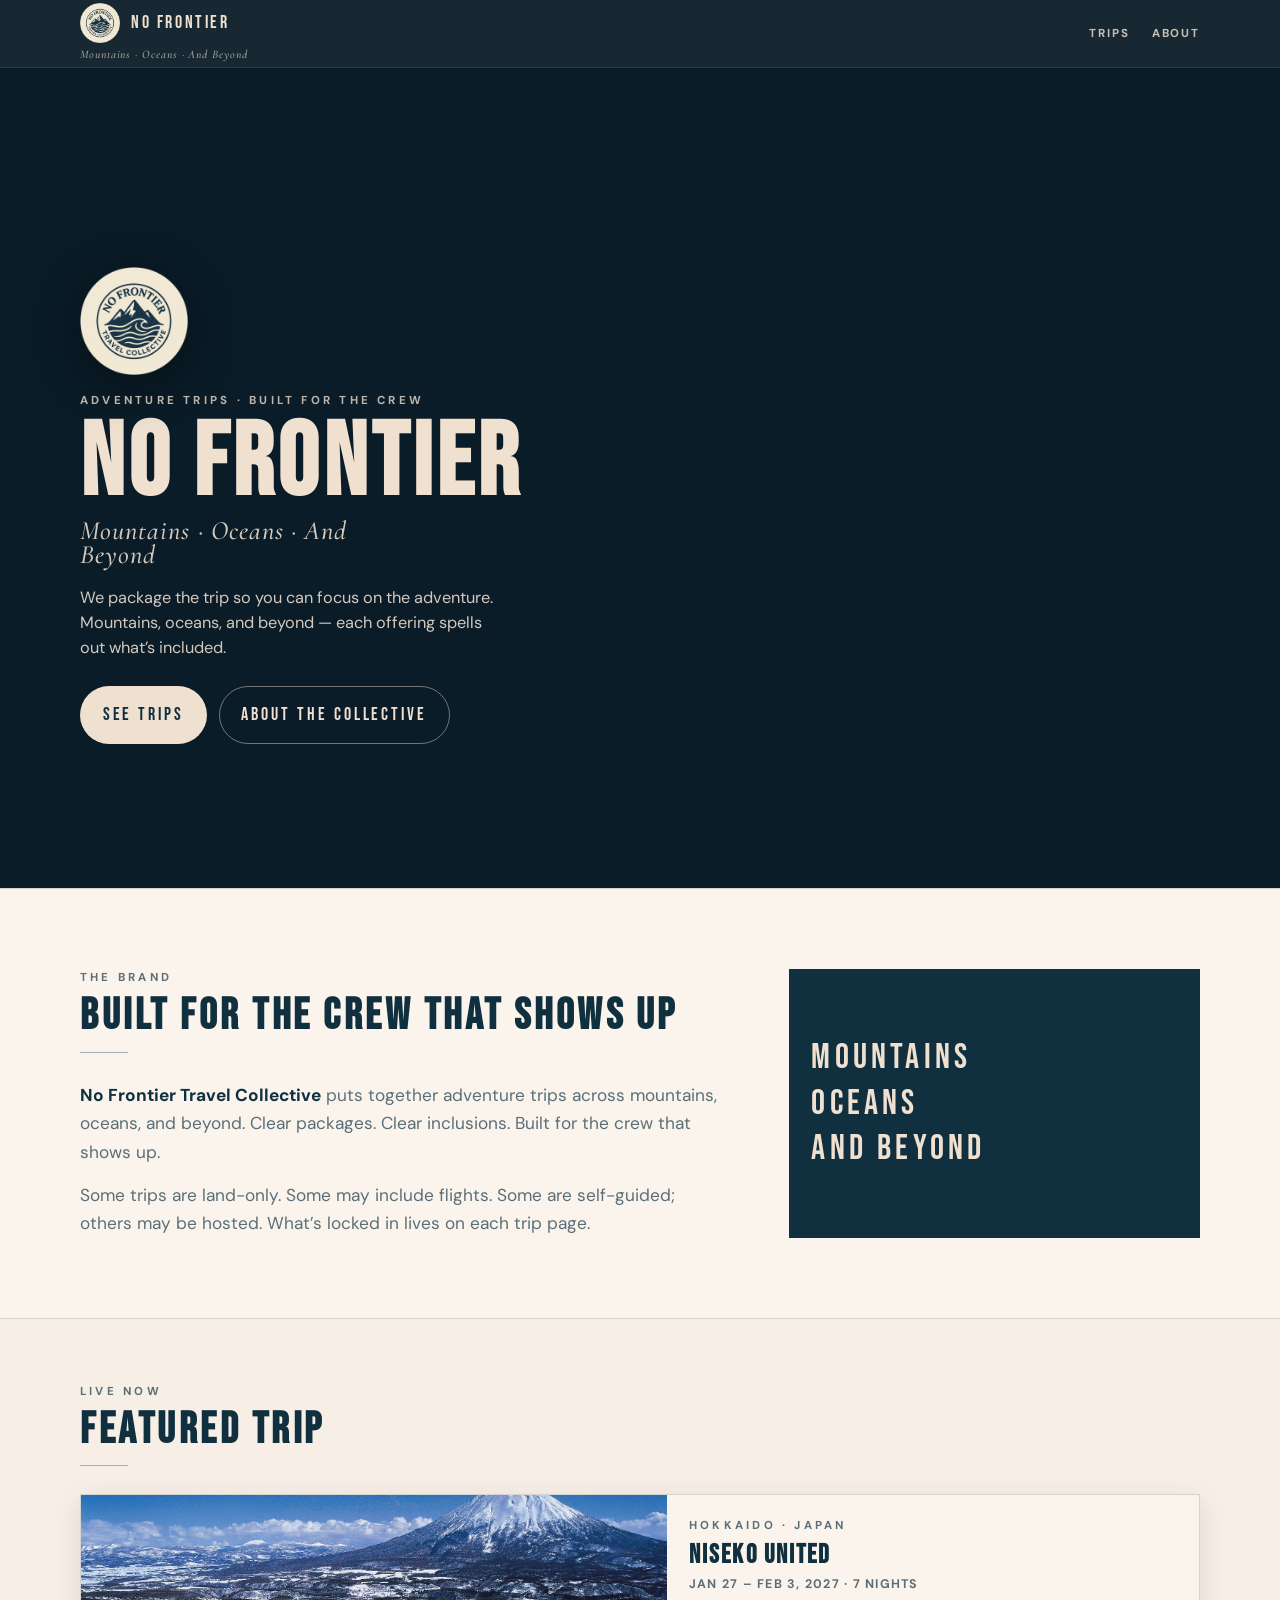
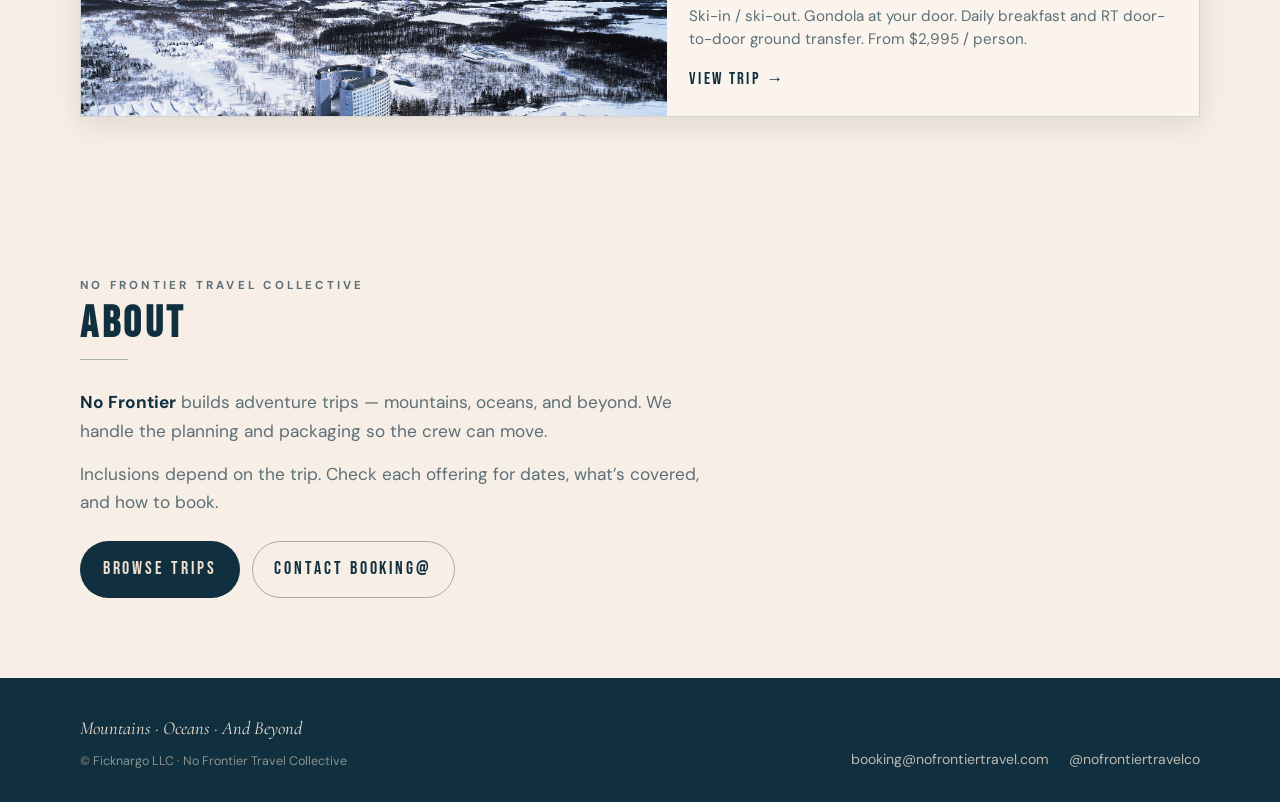
<file: index.html>
<!DOCTYPE html>
<html lang="en">
<head>
  <meta charset="utf-8" />
  <meta name="viewport" content="width=device-width, initial-scale=1" />
  <title>No Frontier Travel Collective · Mountains · Oceans · And Beyond</title>
  <meta name="description" content="No Frontier Travel Collective — adventure trips for mountains, oceans, and beyond. Clear packages. Clear inclusions." />
  <link rel="stylesheet" href="styles.css?v=m3" />
  <link rel="icon" href="assets/logo_seal.png" type="image/png" />
</head>
<body>
  <header class="nav">
    <div class="wrap nav-inner">
      <a class="nav-brand" href="index.html" aria-label="No Frontier Travel Collective home">
        <div>
          <img src="assets/logo_seal.png" alt="" width="40" height="40" />
          <span>No Frontier</span>
        </div>
        <em>Mountains · Oceans · And Beyond</em>
      </a>
      <nav class="nav-links" aria-label="Primary">
        <a href="trips/">Trips</a>
        <a href="#about">About</a>
      </nav>
      <button class="nav-toggle" type="button" aria-label="Open menu" aria-expanded="false" aria-controls="nav-mobile">
        <span></span><span></span><span></span>
      </button>
    </div>
    <div class="wrap nav-mobile" id="nav-mobile">
      <a href="trips/">Trips</a>
      <a href="#about">About</a>
    </div>
  </header>

  <main id="top">
    <section class="hero hero-home" aria-label="No Frontier Travel Collective">
      <picture class="hero-media">
        <source media="(max-width: 719px)" srcset="photos/hero_home_mobile.jpg" />
        <img class="hero-photo" src="photos/hero_home_v3.jpg" alt="" width="2400" height="1659" decoding="async" fetchpriority="high" />
      </picture>
      <div class="hero-content">
        <img class="hero-seal" src="assets/logo_seal.png" alt="No Frontier Travel Collective" />
        <p class="hero-eyebrow">Adventure trips · built for the crew</p>
        <h1>NO FRONTIER<i>Mountains · Oceans · And Beyond</i></h1>
        <p class="hero-lede">We package the trip so you can focus on the adventure. Mountains, oceans, and beyond — each offering spells out what’s included.</p>
        <div class="btn-row">
          <a class="btn btn-primary" href="trips/">See trips</a>
          <a class="btn btn-ghost" href="#about">About the collective</a>
        </div>
      </div>
    </section>

    <section class="story" id="story" aria-labelledby="story-title">
      <div class="wrap story-grid">
        <div>
          <div class="section-head">
            <p class="eyebrow">The brand</p>
            <h2 id="story-title">Built for the crew that shows up</h2>
            <div class="rule"></div>
          </div>
          <div class="about-copy">
            <p><strong>No Frontier Travel Collective</strong> puts together adventure trips across mountains, oceans, and beyond. Clear packages. Clear inclusions. Built for the crew that shows up.</p>
            <p>Some trips are land-only. Some may include flights. Some are self-guided; others may be hosted. What’s locked in lives on each trip page.</p>
          </div>
        </div>
        <div class="story-aside">
          <p class="story-tag">Mountains</p>
          <p class="story-tag">Oceans</p>
          <p class="story-tag">And Beyond</p>
        </div>
      </div>
    </section>

    <section class="featured" id="featured" aria-labelledby="featured-title">
      <div class="wrap">
        <div class="section-head">
          <p class="eyebrow">Live now</p>
          <h2 id="featured-title">Featured trip</h2>
          <div class="rule"></div>
        </div>
        <a class="trip-card trip-card-featured" href="trips/niseko/">
          <div class="trip-card-media" style="background-image:url('photos/hero_exterior.jpg?v=m4')" role="img" aria-label="Niseko United ski village"></div>
          <div class="trip-card-body">
            <p class="eyebrow">Hokkaido · Japan</p>
            <h3>Niseko United</h3>
            <p class="trip-meta">Jan 27 – Feb 3, 2027 · 7 nights</p>
            <p class="trip-blurb">Ski-in / ski-out. Gondola at your door. Daily breakfast and RT door-to-door ground transfer. From $2,995 / person.</p>
            <span class="trip-link">View trip →</span>
          </div>
        </a>
      </div>
    </section>

    <section id="about" aria-labelledby="about-title">
      <div class="wrap">
        <div class="section-head">
          <p class="eyebrow">No Frontier Travel Collective</p>
          <h2 id="about-title">About</h2>
          <div class="rule"></div>
        </div>
        <div class="about-copy">
          <p><strong>No Frontier</strong> builds adventure trips — mountains, oceans, and beyond. We handle the planning and packaging so the crew can move.</p>
          <p>Inclusions depend on the trip. Check each offering for dates, what’s covered, and how to book.</p>
        </div>
        <div class="btn-row" style="margin-top:1.5rem">
          <a class="btn btn-dark" href="trips/">Browse trips</a>
          <a class="btn btn-outline-dark" href="mailto:booking@nofrontiertravel.com">Contact booking@</a>
        </div>
      </div>
    </section>
  </main>

  <footer class="footer">
    <div class="wrap footer-inner">
      <div>
        <div class="footer-brand">Mountains · Oceans · And Beyond</div>
        <p class="footer-copy" style="margin-top:0.55rem">© Ficknargo LLC · No Frontier Travel Collective</p>
      </div>
      <div class="footer-right">
        <div class="footer-links">
          <a href="mailto:booking@nofrontiertravel.com">booking@nofrontiertravel.com</a>
          <a href="https://www.instagram.com/nofrontiertravelco/" target="_blank" rel="noopener noreferrer">@nofrontiertravelco</a>
        </div>
      </div>
    </div>
  </footer>

  <script src="site.js"></script>
</body>
</html>
</file>
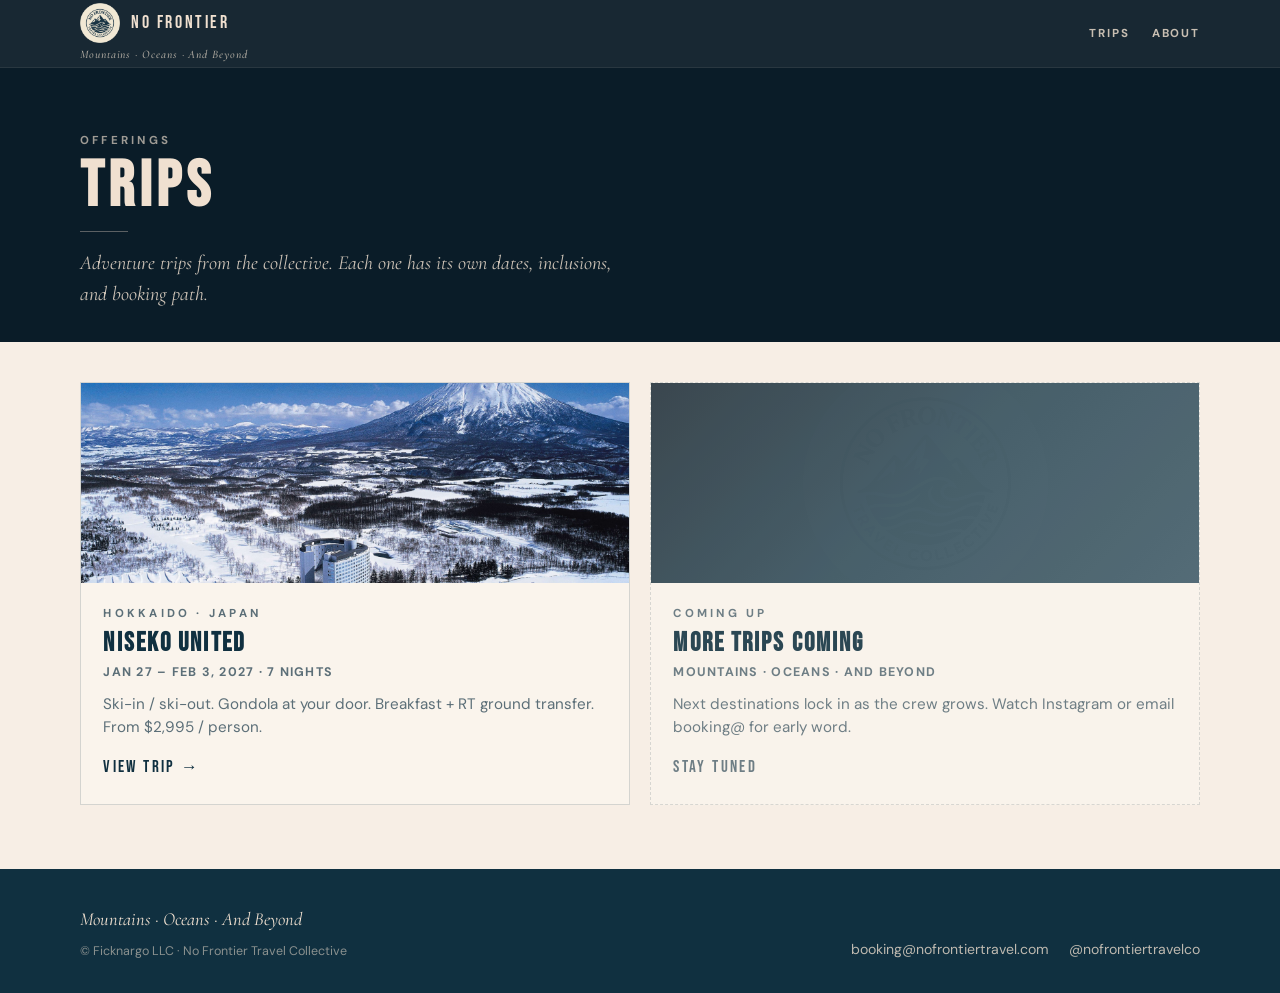
<file: trips/index.html>
<!DOCTYPE html>
<html lang="en">
<head>
  <meta charset="utf-8" />
  <meta name="viewport" content="width=device-width, initial-scale=1" />
  <title>Trips · No Frontier Travel Collective</title>
  <meta name="description" content="Adventure weeks from No Frontier Travel Collective. Live now: Niseko United, Jan 27 – Feb 3, 2027." />
  <link rel="stylesheet" href="../styles.css?v=m3" />
  <link rel="icon" href="../assets/logo_seal.png" type="image/png" />
</head>
<body>
  <header class="nav">
    <div class="wrap nav-inner">
      <a class="nav-brand" href="../index.html" aria-label="No Frontier Travel Collective home">
        <div>
          <img src="../assets/logo_seal.png" alt="" width="40" height="40" />
          <span>No Frontier</span>
        </div>
        <em>Mountains · Oceans · And Beyond</em>
      </a>
      <nav class="nav-links" aria-label="Primary">
        <a href="./">Trips</a>
        <a href="../index.html#about">About</a>
      </nav>
      <button class="nav-toggle" type="button" aria-label="Open menu" aria-expanded="false" aria-controls="nav-mobile">
        <span></span><span></span><span></span>
      </button>
    </div>
    <div class="wrap nav-mobile" id="nav-mobile">
      <a href="./">Trips</a>
      <a href="../index.html#about">About</a>
    </div>
  </header>

  <main id="top">
    <section class="page-hero" aria-labelledby="trips-title">
      <div class="wrap">
        <p class="eyebrow">Offerings</p>
        <h1 id="trips-title">Trips</h1>
        <div class="rule"></div>
        <p class="page-lede">Adventure trips from the collective. Each one has its own dates, inclusions, and booking path.</p>
      </div>
    </section>

    <section class="trips-list" aria-label="Trip offerings">
      <div class="wrap trips-grid">
        <a class="trip-card" href="niseko/">
          <div class="trip-card-media" style="background-image:url('../photos/hero_exterior.jpg?v=m4')" role="img" aria-label="Niseko United ski village"></div>
          <div class="trip-card-body">
            <p class="eyebrow">Hokkaido · Japan</p>
            <h3>Niseko United</h3>
            <p class="trip-meta">Jan 27 – Feb 3, 2027 · 7 nights</p>
            <p class="trip-blurb">Ski-in / ski-out. Gondola at your door. Breakfast + RT ground transfer. From $2,995 / person.</p>
            <span class="trip-link">View trip →</span>
          </div>
        </a>

        <div class="trip-card trip-card-placeholder" aria-hidden="false">
          <div class="trip-card-media trip-card-media-muted"></div>
          <div class="trip-card-body">
            <p class="eyebrow">Coming up</p>
            <h3>More trips coming</h3>
            <p class="trip-meta">Mountains · Oceans · And Beyond</p>
            <p class="trip-blurb">Next destinations lock in as the crew grows. Watch Instagram or email booking@ for early word.</p>
            <span class="trip-link muted-link">Stay tuned</span>
          </div>
        </div>
      </div>
    </section>
  </main>

  <footer class="footer">
    <div class="wrap footer-inner">
      <div>
        <div class="footer-brand">Mountains · Oceans · And Beyond</div>
        <p class="footer-copy" style="margin-top:0.55rem">© Ficknargo LLC · No Frontier Travel Collective</p>
      </div>
      <div class="footer-right">
        <div class="footer-links">
          <a href="mailto:booking@nofrontiertravel.com">booking@nofrontiertravel.com</a>
          <a href="https://www.instagram.com/nofrontiertravelco/" target="_blank" rel="noopener noreferrer">@nofrontiertravelco</a>
        </div>
      </div>
    </div>
  </footer>

  <script src="../site.js"></script>
</body>
</html>
</file>
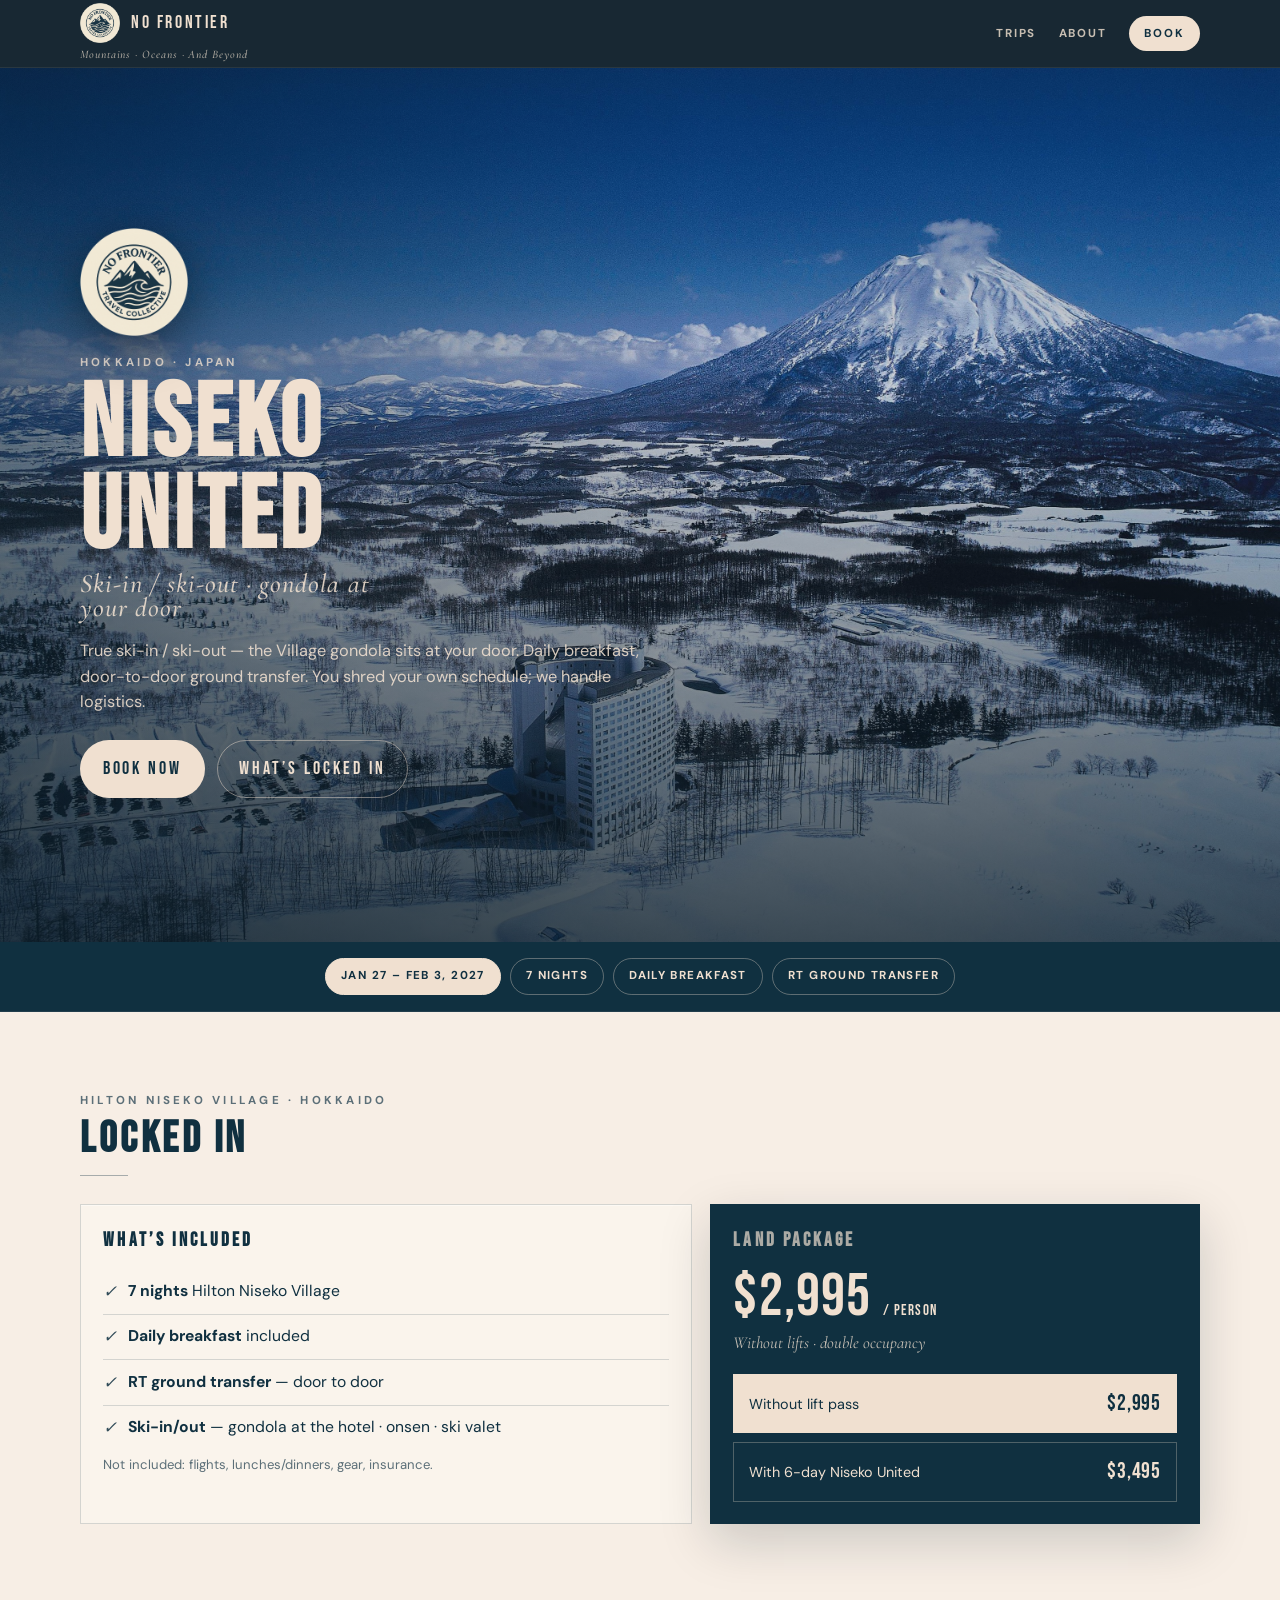
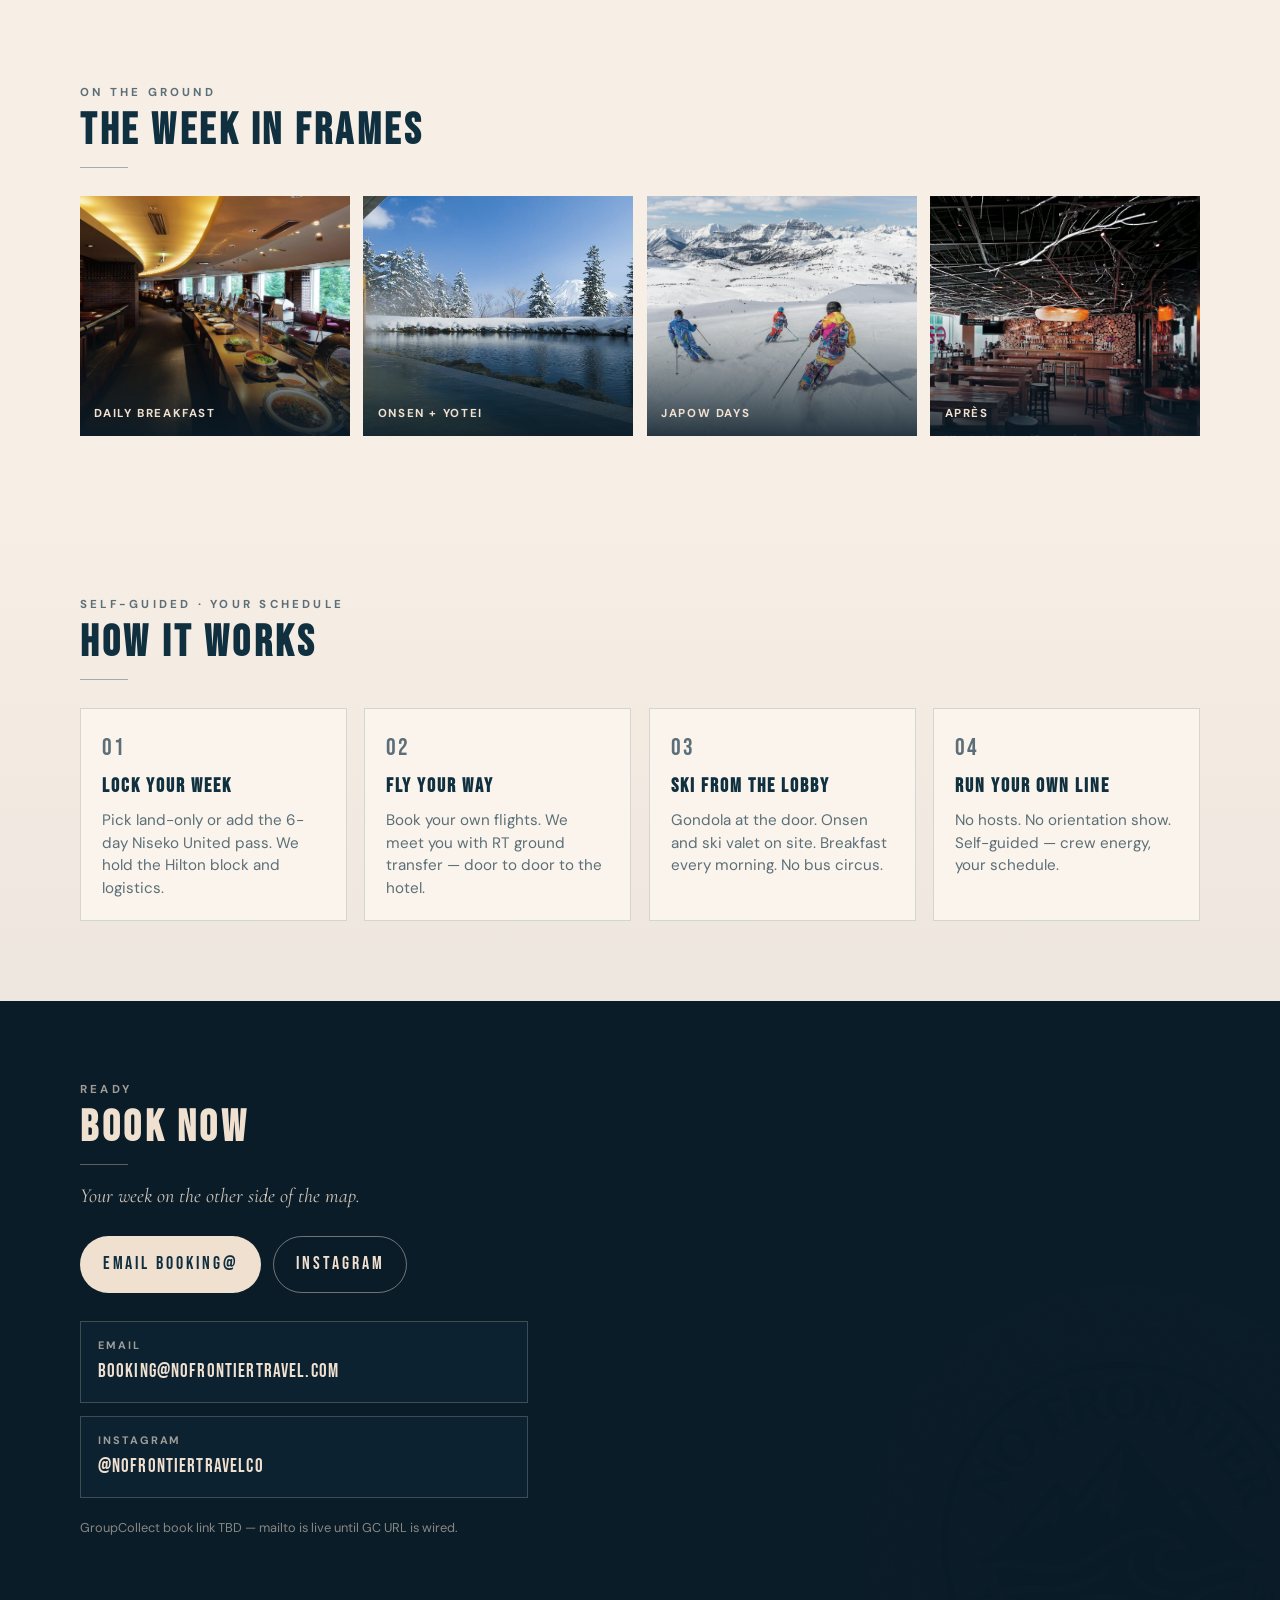
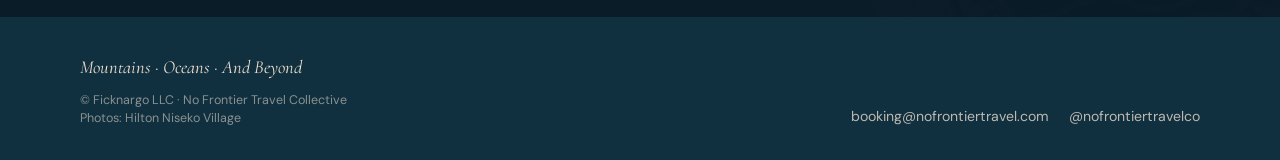
<file: trips/niseko/index.html>
<!DOCTYPE html>
<html lang="en">
<head>
  <meta charset="utf-8" />
  <meta name="viewport" content="width=device-width, initial-scale=1" />
  <title>Niseko United · No Frontier Travel Collective</title>
  <meta name="description" content="Ski-in / ski-out Niseko United. Gondola at your door. Jan 27 – Feb 3, 2027. Self-guided land week with No Frontier Travel Collective." />
  <link rel="stylesheet" href="../../styles.css?v=m3" />
  <link rel="icon" href="../../assets/logo_seal.png" type="image/png" />
</head>
<body>
  <header class="nav">
    <div class="wrap nav-inner">
      <a class="nav-brand" href="../../index.html" aria-label="No Frontier Travel Collective home">
        <div>
          <img src="../../assets/logo_seal.png" alt="" width="40" height="40" />
          <span>No Frontier</span>
        </div>
        <em>Mountains · Oceans · And Beyond</em>
      </a>
      <nav class="nav-links" aria-label="Primary">
        <a href="../">Trips</a>
        <a href="../../index.html#about">About</a>
        <a class="nav-cta" href="mailto:booking@nofrontiertravel.com?subject=Hilton%20Niseko%20Village%20Jan%202027">Book</a>
      </nav>
      <button class="nav-toggle" type="button" aria-label="Open menu" aria-expanded="false" aria-controls="nav-mobile">
        <span></span><span></span><span></span>
      </button>
    </div>
    <div class="wrap nav-mobile" id="nav-mobile">
      <a href="../">Trips</a>
      <a href="../../index.html#about">About</a>
      <a class="nav-mobile-cta" href="mailto:booking@nofrontiertravel.com?subject=Hilton%20Niseko%20Village%20Jan%202027">Book now</a>
    </div>
  </header>

  <main id="top">
    <section class="hero" style="background-image:url('../../photos/hero_exterior.jpg?v=m4')" aria-label="Niseko United">
      <div class="hero-content">
        <img class="hero-seal" src="../../assets/logo_seal.png" alt="No Frontier Travel Collective" />
        <p class="hero-eyebrow">Hokkaido · Japan</p>
        <h1>NISEKO UNITED<i>Ski-in / ski-out · gondola at your door</i></h1>
        <p class="hero-lede">True ski-in / ski-out — the Village gondola sits at your door. Daily breakfast, door-to-door ground transfer. You shred your own schedule; we handle logistics.</p>
        <div class="btn-row">
          <a class="btn btn-primary" href="#book">Book now</a>
          <a class="btn btn-ghost" href="#locked">What’s locked in</a>
        </div>
      </div>
    </section>

    <div class="strip" id="trip" aria-label="Trip essentials">
      <div class="wrap pills">
        <span class="pill hot">Jan 27 – Feb 3, 2027</span>
        <span class="pill">7 nights</span>
        <span class="pill">Daily breakfast</span>
        <span class="pill">RT ground transfer</span>
      </div>
    </div>

    <section id="locked" aria-labelledby="locked-title">
      <div class="wrap">
        <div class="section-head">
          <p class="eyebrow">Hilton Niseko Village · Hokkaido</p>
          <h2 id="locked-title">Locked in</h2>
          <div class="rule"></div>
        </div>
        <div class="locked-grid">
          <div class="card">
            <h3>What’s included</h3>
            <ul class="incl">
              <li><span class="tick" aria-hidden="true">✓</span><span><strong>7 nights</strong> Hilton Niseko Village</span></li>
              <li><span class="tick" aria-hidden="true">✓</span><span><strong>Daily breakfast</strong> included</span></li>
              <li><span class="tick" aria-hidden="true">✓</span><span><strong>RT ground transfer</strong> — door to door</span></li>
              <li><span class="tick" aria-hidden="true">✓</span><span><strong>Ski-in/out</strong> — gondola at the hotel · onsen · ski valet</span></li>
            </ul>
            <p class="excl">Not included: flights, lunches/dinners, gear, insurance.</p>
          </div>
          <div class="card price-card">
            <h3>Land package</h3>
            <div class="price">$2,995 <small>/ person</small></div>
            <div class="price-sub">Without lifts · double occupancy</div>
            <div class="tiers">
              <div class="tier on"><span>Without lift pass</span><b>$2,995</b></div>
              <div class="tier"><span>With 6-day Niseko United</span><b>$3,495</b></div>
            </div>
          </div>
        </div>
      </div>
    </section>

    <section id="photos" aria-label="Trip photos">
      <div class="wrap">
        <div class="section-head">
          <p class="eyebrow">On the ground</p>
          <h2>The week in frames</h2>
          <div class="rule"></div>
        </div>
        <div class="shots">
          <div class="shot s1"><div class="cap">Daily breakfast</div></div>
          <div class="shot s2"><div class="cap">Onsen + Yotei</div></div>
          <div class="shot s3"><div class="cap">Japow days</div></div>
          <div class="shot s4"><div class="cap">Après</div></div>
        </div>
      </div>
    </section>

    <section class="how" id="how" aria-labelledby="how-title">
      <div class="wrap">
        <div class="section-head">
          <p class="eyebrow">Self-guided · your schedule</p>
          <h2 id="how-title">How it works</h2>
          <div class="rule"></div>
        </div>
        <div class="beats">
          <article class="beat">
            <div class="beat-num">01</div>
            <h3>Lock your week</h3>
            <p>Pick land-only or add the 6-day Niseko United pass. We hold the Hilton block and logistics.</p>
          </article>
          <article class="beat">
            <div class="beat-num">02</div>
            <h3>Fly your way</h3>
            <p>Book your own flights. We meet you with RT ground transfer — door to door to the hotel.</p>
          </article>
          <article class="beat">
            <div class="beat-num">03</div>
            <h3>Ski from the lobby</h3>
            <p>Gondola at the door. Onsen and ski valet on site. Breakfast every morning. No bus circus.</p>
          </article>
          <article class="beat">
            <div class="beat-num">04</div>
            <h3>Run your own line</h3>
            <p>No hosts. No orientation show. Self-guided — crew energy, your schedule.</p>
          </article>
        </div>
      </div>
    </section>

    <section class="book" id="book" aria-labelledby="book-title">
      <div class="wrap">
        <p class="eyebrow">Ready</p>
        <h2 id="book-title">Book now</h2>
        <div class="rule"></div>
        <p class="book-lede">Your week on the other side of the map.</p>
        <div class="btn-row">
          <a class="btn btn-primary" href="mailto:booking@nofrontiertravel.com?subject=Hilton%20Niseko%20Village%20Jan%202027">Email booking@</a>
          <a class="btn btn-ghost" href="https://www.instagram.com/nofrontiertravelco/" target="_blank" rel="noopener noreferrer">Instagram</a>
        </div>
        <div class="book-meta">
          <a href="mailto:booking@nofrontiertravel.com">
            <span class="label">Email</span>
            <span class="value">booking@nofrontiertravel.com</span>
          </a>
          <a href="https://www.instagram.com/nofrontiertravelco/" target="_blank" rel="noopener noreferrer">
            <span class="label">Instagram</span>
            <span class="value">@nofrontiertravelco</span>
          </a>
        </div>
        <p class="note">GroupCollect book link TBD — mailto is live until GC URL is wired.</p>
      </div>
    </section>
  </main>

  <footer class="footer">
    <div class="wrap footer-inner">
      <div>
        <div class="footer-brand">Mountains · Oceans · And Beyond</div>
        <p class="footer-copy" style="margin-top:0.55rem">© Ficknargo LLC · No Frontier Travel Collective<br />Photos: Hilton Niseko Village</p>
      </div>
      <div class="footer-right">
        <div class="footer-links">
          <a href="mailto:booking@nofrontiertravel.com">booking@nofrontiertravel.com</a>
          <a href="https://www.instagram.com/nofrontiertravelco/" target="_blank" rel="noopener noreferrer">@nofrontiertravelco</a>
        </div>
      </div>
    </div>
  </footer>

  <script src="../../site.js"></script>
</body>
</html>
</file>
<file: styles.css>
@import url('https://fonts.googleapis.com/css2?family=Bebas+Neue&family=Cormorant+Garamond:ital,wght@0,500;0,600;1,500&family=DM+Sans:wght@400;500;700&display=swap');

:root {
  --navy: #103040;
  --navy2: #0a1c28;
  --cream: #f0e0d0;
  --page: #f7eee5;
  --card: #faf4ec;
  --muted: #5c6f78;
  --line: rgba(16, 48, 64, 0.16);
  --shadow: 0 18px 48px rgba(10, 28, 40, 0.18);
  --radius: 4px;
  --nav-h: 68px;
  --max: 1120px;
}

*, *::before, *::after { box-sizing: border-box; margin: 0; padding: 0; }

html {
  scroll-behavior: smooth;
  -webkit-text-size-adjust: 100%;
}

body {
  font-family: 'DM Sans', system-ui, sans-serif;
  background: var(--page);
  color: var(--navy);
  line-height: 1.55;
  font-size: 16px;
}

img { max-width: 100%; display: block; }
a { color: inherit; text-decoration: none; }
ul { list-style: none; }

.wrap {
  width: min(100% - 2rem, var(--max));
  margin-inline: auto;
}

/* ——— Nav ——— */
.nav {
  position: sticky;
  top: 0;
  z-index: 50;
  height: var(--nav-h);
  background: rgba(10, 28, 40, 0.94);
  backdrop-filter: blur(10px);
  border-bottom: 1px solid rgba(240, 224, 208, 0.08);
}

.nav-inner {
  height: 100%;
  display: flex;
  align-items: center;
  justify-content: space-between;
  gap: 1rem;
}

.nav-brand {
  display: flex;
  align-items: center;
  gap: 0.7rem;
  color: var(--cream);
}

.nav-brand img {
  width: 40px;
  height: 40px;
  object-fit: contain;
}

.nav-brand span {
  font-family: 'Bebas Neue', sans-serif;
  font-size: 1.15rem;
  letter-spacing: 0.14em;
  line-height: 1;
}

.nav-brand em {
  display: none;
  font-family: 'Cormorant Garamond', serif;
  font-style: italic;
  font-size: 0.72rem;
  letter-spacing: 0.08em;
  opacity: 0.7;
  font-weight: 500;
}

.nav-links {
  display: none;
  align-items: center;
  gap: 1.4rem;
}

.nav-links a {
  color: rgba(240, 224, 208, 0.82);
  font-size: 0.72rem;
  font-weight: 700;
  letter-spacing: 0.16em;
  text-transform: uppercase;
  transition: color 0.2s;
}

.nav-links a:hover { color: var(--cream); }

.nav-cta {
  display: inline-flex;
  align-items: center;
  background: var(--cream);
  color: var(--navy) !important;
  padding: 0.55rem 0.95rem;
  border-radius: 999px;
}

.nav-cta:hover { filter: brightness(1.05); }

.nav-toggle {
  display: flex;
  flex-direction: column;
  gap: 5px;
  background: none;
  border: 0;
  cursor: pointer;
  padding: 6px;
}

.nav-toggle span {
  display: block;
  width: 22px;
  height: 2px;
  background: var(--cream);
}

.nav-mobile {
  display: none;
  background: var(--navy2);
  border-bottom: 1px solid rgba(240, 224, 208, 0.08);
  padding: 0.75rem 0 1.1rem;
}

.nav-mobile.open { display: block; }

.nav-mobile a {
  display: block;
  padding: 0.7rem 0;
  color: var(--cream);
  font-size: 0.8rem;
  font-weight: 700;
  letter-spacing: 0.18em;
  text-transform: uppercase;
  border-bottom: 1px solid rgba(240, 224, 208, 0.08);
}

/* original last-child CTA removed — see .nav-mobile-cta */

/* ——— Hero ——— */
.hero {
  position: relative;
  min-height: min(92vh, 820px);
  display: flex;
  align-items: flex-end;
  background: var(--navy2) center 40% / cover no-repeat;
  color: var(--cream);
  overflow: hidden;
}


/* Real <img> hero — more reliable than CSS background-image */
.hero-media,
.hero-photo {
  position: absolute;
  inset: 0;
  width: 100%;
  height: 100%;
  display: block;
}
.hero-photo {
  object-fit: cover;
  object-position: right center;
  z-index: 0;
}

/* Brighter snow hero needs a heavier navy veil for cream type */
.hero-home::before {
  content: '';
  position: absolute;
  inset: 0;
  background:
    linear-gradient(180deg, rgba(10, 28, 40, 0.42) 0%, rgba(10, 28, 40, 0.28) 40%, rgba(10, 28, 40, 0.88) 100%),
    linear-gradient(90deg, rgba(10, 28, 40, 0.55) 0%, transparent 60%);
  z-index: 1;
}

/* Keep home hero type in the left half — hikers live on the right of the crop */
.hero-home .hero-content {
  max-width: min(46vw, 30rem);
  margin-right: auto;
  margin-left: max(1rem, calc((100% - var(--max)) / 2));
  width: auto;
  padding-right: 1rem;
}
.hero-home h1 { max-width: 10ch; }
.hero-home .hero-lede { max-width: min(26rem, 42vw); }

/* Phone: shorter hero + portrait source via <picture> */
@media (max-width: 719px) {
  .hero {
    min-height: min(68vh, 560px);
    align-items: flex-end;
  }
  .hero-photo {
    object-position: center 42%;
  }
  .hero-home .hero-content {
    max-width: calc(100% - 2rem);
    margin-left: 1rem;
    margin-right: 1rem;
    padding: 2.25rem 0 2rem;
  }
  .hero-home h1 { max-width: 12ch; }
  .hero-home .hero-lede { max-width: 36rem; }
  .hero-seal { width: 72px; height: 72px; }
}



.hero::before {
  content: '';
  position: absolute;
  inset: 0;
  background:
    linear-gradient(180deg, rgba(10, 28, 40, 0.35) 0%, rgba(10, 28, 40, 0.15) 35%, rgba(10, 28, 40, 0.78) 100%),
    linear-gradient(90deg, rgba(10, 28, 40, 0.45) 0%, transparent 55%);
  z-index: 1;
}

.hero-content {
  position: relative;
  z-index: 2;
  padding: 3.5rem 0 3.25rem;
  width: min(100% - 2rem, var(--max));
  margin-inline: auto;
}

.hero-seal {
  width: 88px;
  height: 88px;
  margin-bottom: 1.1rem;
  filter: drop-shadow(0 10px 24px rgba(0, 0, 0, 0.45));
}

.hero-eyebrow {
  font-size: 0.72rem;
  font-weight: 700;
  letter-spacing: 0.28em;
  text-transform: uppercase;
  opacity: 0.78;
  margin-bottom: 0.55rem;
}

.hero h1 {
  font-family: 'Bebas Neue', sans-serif;
  font-size: clamp(3.2rem, 10vw, 6.4rem);
  line-height: 0.9;
  letter-spacing: 0.04em;
  max-width: 12ch;
}

.hero h1 i {
  display: block;
  font-family: 'Cormorant Garamond', serif;
  font-style: italic;
  font-weight: 500;
  font-size: clamp(1.15rem, 3vw, 1.65rem);
  letter-spacing: 0.04em;
  margin-top: 0.55rem;
  opacity: 0.88;
  max-width: 28ch;
}

.hero-lede {
  max-width: 36rem;
  margin: 1.1rem 0 1.6rem;
  font-size: 1.02rem;
  line-height: 1.55;
  color: rgba(240, 224, 208, 0.88);
}

.btn-row { display: flex; flex-wrap: wrap; gap: 0.75rem; align-items: center; }

.btn {
  display: inline-flex;
  align-items: center;
  justify-content: center;
  font-family: 'Bebas Neue', sans-serif;
  font-size: 1.15rem;
  letter-spacing: 0.16em;
  padding: 0.85rem 1.35rem;
  border-radius: 999px;
  border: 1.5px solid transparent;
  transition: transform 0.15s, background 0.2s, color 0.2s, border-color 0.2s;
}

.btn:hover { transform: translateY(-1px); }

.btn-primary {
  background: var(--cream);
  color: var(--navy);
}

.btn-ghost {
  background: transparent;
  color: var(--cream);
  border-color: rgba(240, 224, 208, 0.45);
}

.btn-ghost:hover { border-color: var(--cream); }

/* ——— Trip strip ——— */
.strip {
  background: var(--navy);
  color: var(--cream);
  padding: 1rem 0;
  border-bottom: 1px solid rgba(240, 224, 208, 0.08);
}

.pills {
  display: flex;
  flex-wrap: wrap;
  justify-content: center;
  gap: 0.55rem;
}

.pill {
  font-size: 0.72rem;
  font-weight: 700;
  letter-spacing: 0.12em;
  text-transform: uppercase;
  border: 1.25px solid rgba(240, 224, 208, 0.35);
  padding: 0.55rem 0.95rem;
  border-radius: 999px;
  background: transparent;
  color: var(--cream);
}

.pill.hot {
  background: var(--cream);
  color: var(--navy);
  border-color: var(--cream);
}

/* ——— Sections ——— */
section { padding: 4rem 0; }
.section-head { margin-bottom: 1.75rem; }
.eyebrow {
  font-size: 0.72rem;
  font-weight: 700;
  letter-spacing: 0.28em;
  text-transform: uppercase;
  color: var(--muted);
  margin-bottom: 0.45rem;
}
h2 {
  font-family: 'Bebas Neue', sans-serif;
  font-size: clamp(2rem, 5vw, 2.75rem);
  letter-spacing: 0.08em;
  line-height: 1;
}
.rule {
  width: 48px;
  height: 1px;
  background: var(--navy);
  opacity: 0.35;
  margin: 0.85rem 0 0;
}

/* ——— Locked + price ——— */
.locked-grid {
  display: grid;
  gap: 1.1rem;
}

.card {
  background: var(--card);
  border: 1px solid var(--line);
  padding: 1.35rem 1.4rem;
  box-shadow: 0 1px 0 rgba(255, 255, 255, 0.4) inset;
}

.card h3 {
  font-family: 'Bebas Neue', sans-serif;
  font-size: 1.2rem;
  letter-spacing: 0.16em;
  margin-bottom: 0.85rem;
}

.incl li {
  display: flex;
  gap: 0.65rem;
  padding: 0.65rem 0;
  border-bottom: 1px solid var(--line);
  font-size: 0.98rem;
  line-height: 1.4;
}
.incl li:last-child { border-bottom: 0; padding-bottom: 0; }
.tick {
  font-family: 'Cormorant Garamond', serif;
  font-style: italic;
  font-size: 1.05rem;
  opacity: 0.85;
  flex-shrink: 0;
}
.excl {
  margin-top: 1rem;
  font-size: 0.82rem;
  color: var(--muted);
  line-height: 1.45;
}

.price-card {
  background: var(--navy);
  color: var(--cream);
  border-color: transparent;
  box-shadow: var(--shadow);
}
.price-card h3 { color: rgba(240, 224, 208, 0.7); }
.price {
  font-family: 'Bebas Neue', sans-serif;
  font-size: clamp(3rem, 8vw, 3.75rem);
  line-height: 0.92;
  letter-spacing: 0.02em;
}
.price small {
  font-size: 0.95rem;
  letter-spacing: 0.1em;
}
.price-sub {
  font-family: 'Cormorant Garamond', serif;
  font-style: italic;
  font-size: 1.05rem;
  opacity: 0.8;
  margin: 0.35rem 0 1.1rem;
}
.tiers { display: grid; gap: 0.55rem; }
.tier {
  display: flex;
  justify-content: space-between;
  align-items: center;
  gap: 0.75rem;
  padding: 0.75rem 0.9rem;
  border: 1px solid rgba(240, 224, 208, 0.28);
  font-size: 0.9rem;
}
.tier b {
  font-family: 'Bebas Neue', sans-serif;
  font-size: 1.35rem;
  font-weight: 400;
  letter-spacing: 0.04em;
}
.tier.on {
  background: var(--cream);
  color: var(--navy);
  border-color: var(--cream);
}

/* ——— Photo grid ——— */
.shots {
  display: grid;
  grid-template-columns: 1fr 1fr;
  gap: 0.7rem;
}
.shot {
  position: relative;
  min-height: 160px;
  background: #234 center / cover no-repeat;
  overflow: hidden;
}
.shot::after {
  content: '';
  position: absolute;
  inset: 0;
  background: linear-gradient(transparent 45%, rgba(10, 28, 40, 0.88));
}
.shot .cap {
  position: absolute;
  left: 0; right: 0; bottom: 0;
  z-index: 1;
  padding: 0.85rem 0.9rem;
  font-size: 0.72rem;
  font-weight: 700;
  letter-spacing: 0.14em;
  text-transform: uppercase;
  color: var(--cream);
}
.s1 { background-image: url('photos/breakfast.jpg'); background-position: center 40%; }
.s2 { background-image: url('photos/onsen.jpg'); background-position: center 35%; }
.s3 { background-image: url('photos/powder.jpg'); background-position: center 40%; }
.s4 { background-image: url('photos/apres.jpg'); background-position: center 45%; }

/* ——— How it works ——— */
.how { background: linear-gradient(180deg, transparent, rgba(16, 48, 64, 0.04)); }
.beats {
  display: grid;
  gap: 1rem;
}
.beat {
  background: var(--card);
  border: 1px solid var(--line);
  padding: 1.25rem 1.3rem;
}
.beat-num {
  font-family: 'Bebas Neue', sans-serif;
  font-size: 1.5rem;
  letter-spacing: 0.08em;
  color: var(--muted);
  margin-bottom: 0.35rem;
}
.beat h3 {
  font-family: 'Bebas Neue', sans-serif;
  font-size: 1.25rem;
  letter-spacing: 0.1em;
  margin-bottom: 0.4rem;
}
.beat p {
  color: var(--muted);
  font-size: 0.95rem;
  line-height: 1.5;
}

/* ——— About ——— */
.about-copy {
  max-width: 40rem;
  font-size: 1.08rem;
  color: var(--muted);
  line-height: 1.65;
}
.about-copy p + p { margin-top: 0.9rem; }
.about-copy strong { color: var(--navy); font-weight: 700; }

/* ——— Book ——— */
.book {
  background: var(--navy2);
  color: var(--cream);
  position: relative;
  overflow: hidden;
}
.book::before {
  content: '';
  position: absolute;
  right: -8%;
  bottom: -30%;
  width: min(520px, 70vw);
  height: min(520px, 70vw);
  background: url('assets/logo_watermark.png') center / contain no-repeat;
  opacity: 0.12;
  pointer-events: none;
}
.book .wrap { position: relative; z-index: 1; }
.book .eyebrow { color: rgba(240, 224, 208, 0.65); }
.book h2 { color: var(--cream); }
.book .rule { background: var(--cream); opacity: 0.35; }
.book-lede {
  max-width: 34rem;
  margin: 1rem 0 1.5rem;
  color: rgba(240, 224, 208, 0.85);
  font-family: 'Cormorant Garamond', serif;
  font-style: italic;
  font-size: 1.25rem;
}
.book-meta {
  display: grid;
  gap: 0.85rem;
  margin-top: 1.75rem;
  max-width: 28rem;
}
.book-meta a {
  display: flex;
  flex-direction: column;
  gap: 0.15rem;
  padding: 0.95rem 1.05rem;
  border: 1px solid rgba(240, 224, 208, 0.22);
  background: rgba(16, 48, 64, 0.35);
  transition: border-color 0.2s, background 0.2s;
}
.book-meta a:hover {
  border-color: rgba(240, 224, 208, 0.55);
  background: rgba(16, 48, 64, 0.55);
}
.book-meta .label {
  font-size: 0.68rem;
  font-weight: 700;
  letter-spacing: 0.18em;
  text-transform: uppercase;
  opacity: 0.65;
}
.book-meta .value {
  font-family: 'Bebas Neue', sans-serif;
  font-size: 1.2rem;
  letter-spacing: 0.06em;
}
.note {
  margin-top: 1.25rem;
  font-size: 0.8rem;
  color: rgba(240, 224, 208, 0.55);
}

/* ——— Footer ——— */
.footer {
  background: var(--navy);
  color: rgba(240, 224, 208, 0.78);
  padding: 2.25rem 0 2rem;
  font-size: 0.88rem;
}
.footer-inner {
  display: grid;
  gap: 1.25rem;
}
.footer-brand {
  font-family: 'Cormorant Garamond', serif;
  font-style: italic;
  font-size: 1.15rem;
  color: var(--cream);
}
.footer-links {
  display: flex;
  flex-wrap: wrap;
  gap: 0.85rem 1.25rem;
}
.footer-links a:hover { color: var(--cream); }
.footer-copy {
  font-size: 0.78rem;
  opacity: 0.7;
  line-height: 1.5;
}

/* ——— Desktop ——— */
@media (min-width: 720px) {
  .nav-toggle { display: none; }
  .nav-links { display: flex; }
  .nav-brand em { display: block; }
  .nav-brand { flex-direction: column; align-items: flex-start; gap: 0.15rem; }
  .nav-brand > div { display: flex; align-items: center; gap: 0.7rem; }

  .hero-seal { width: 108px; height: 108px; }
  .hero-content { padding: 5rem 0 4rem; }

  .locked-grid { grid-template-columns: 1.25fr 1fr; align-items: stretch; }
  .shots { grid-template-columns: repeat(4, 1fr); gap: 0.85rem; }
  .shot { min-height: 210px; }
  .beats { grid-template-columns: repeat(2, 1fr); gap: 1.1rem; }

  .footer-inner {
    grid-template-columns: 1.2fr 1fr;
    align-items: end;
  }
  .footer-right { text-align: right; justify-self: end; }
}

@media (min-width: 980px) {
  .beats { grid-template-columns: repeat(4, 1fr); }
  .shot { min-height: 240px; }
  section { padding: 5rem 0; }
}

/* ——— Nav mobile CTA (class-based; only on trip pages with Book) ——— */
.nav-mobile a.nav-mobile-cta {
  border-bottom: 0;
  color: var(--navy);
  background: var(--cream);
  text-align: center;
  margin-top: 0.6rem;
  border-radius: 999px;
  padding: 0.75rem;
}

/* ——— Light-bg buttons ——— */
.btn-dark {
  background: var(--navy);
  color: var(--cream);
}
.btn-outline-dark {
  background: transparent;
  color: var(--navy);
  border-color: rgba(16, 48, 64, 0.35);
}
.btn-outline-dark:hover { border-color: var(--navy); }

/* ——— Home story ——— */
.story { background: var(--card); border-top: 1px solid var(--line); border-bottom: 1px solid var(--line); }
.story-grid {
  display: grid;
  gap: 2rem;
}
.story-aside {
  display: flex;
  flex-direction: column;
  justify-content: center;
  gap: 0.65rem;
  padding: 1.5rem 1.4rem;
  background: var(--navy);
  color: var(--cream);
}
.story-tag {
  font-family: 'Bebas Neue', sans-serif;
  font-size: clamp(1.6rem, 4vw, 2.2rem);
  letter-spacing: 0.12em;
  line-height: 1;
}

/* ——— Page hero (trips index) ——— */
.page-hero {
  padding: 3.25rem 0 1.5rem;
  background: var(--navy2);
  color: var(--cream);
}
.page-hero .eyebrow { color: rgba(240, 224, 208, 0.65); }
.page-hero h1 {
  font-family: 'Bebas Neue', sans-serif;
  font-size: clamp(2.6rem, 7vw, 4rem);
  letter-spacing: 0.08em;
  line-height: 0.95;
}
.page-hero .rule { background: var(--cream); opacity: 0.35; }
.page-lede {
  margin-top: 1rem;
  max-width: 34rem;
  font-family: 'Cormorant Garamond', serif;
  font-style: italic;
  font-size: 1.25rem;
  color: rgba(240, 224, 208, 0.85);
}

/* ——— Trip cards ——— */
.featured { padding-top: 4rem; }
.trips-list { padding: 2.5rem 0 4rem; }
.trips-grid {
  display: grid;
  gap: 1.25rem;
}
.trip-card {
  display: grid;
  background: var(--card);
  border: 1px solid var(--line);
  overflow: hidden;
  transition: transform 0.15s, box-shadow 0.2s;
  color: inherit;
}
a.trip-card:hover {
  transform: translateY(-2px);
  box-shadow: var(--shadow);
}
.trip-card-featured {
  box-shadow: 0 8px 28px rgba(10, 28, 40, 0.1);
}
.trip-card-media {
  min-height: 200px;
  background: var(--navy2) center / cover no-repeat;
}
.trip-card-media-muted {
  background: linear-gradient(135deg, #0a1c28 0%, #1a3a4a 50%, #2a4a5a 100%);
  opacity: 0.9;
  position: relative;
}
.trip-card-media-muted::after {
  content: '';
  position: absolute;
  inset: 0;
  background: url('assets/logo_watermark.png') center / 45% no-repeat;
  opacity: 0.18;
}
.trip-card-body { padding: 1.35rem 1.4rem 1.5rem; }
.trip-card-body h3 {
  font-family: 'Bebas Neue', sans-serif;
  font-size: 1.65rem;
  letter-spacing: 0.08em;
  line-height: 1.05;
  margin-bottom: 0.35rem;
}
.trip-meta {
  font-size: 0.78rem;
  font-weight: 700;
  letter-spacing: 0.1em;
  text-transform: uppercase;
  color: var(--muted);
  margin-bottom: 0.65rem;
}
.trip-blurb {
  font-size: 0.95rem;
  color: var(--muted);
  line-height: 1.5;
  margin-bottom: 0.95rem;
}
.trip-link {
  font-family: 'Bebas Neue', sans-serif;
  font-size: 1.05rem;
  letter-spacing: 0.14em;
  color: var(--navy);
}
.muted-link { color: var(--muted); }
.trip-card-placeholder {
  opacity: 0.88;
  border-style: dashed;
}

@media (min-width: 720px) {
  .story-grid { grid-template-columns: 1.4fr 0.85fr; align-items: stretch; }
  .trips-grid { grid-template-columns: 1fr 1fr; }
  .trip-card { grid-template-rows: auto 1fr; }
  .trip-card-featured {
    grid-template-columns: 1.1fr 1fr;
  }
  .trip-card-featured .trip-card-media { min-height: 100%; }
  .page-hero { padding: 4rem 0 2rem; }
}
</file>
